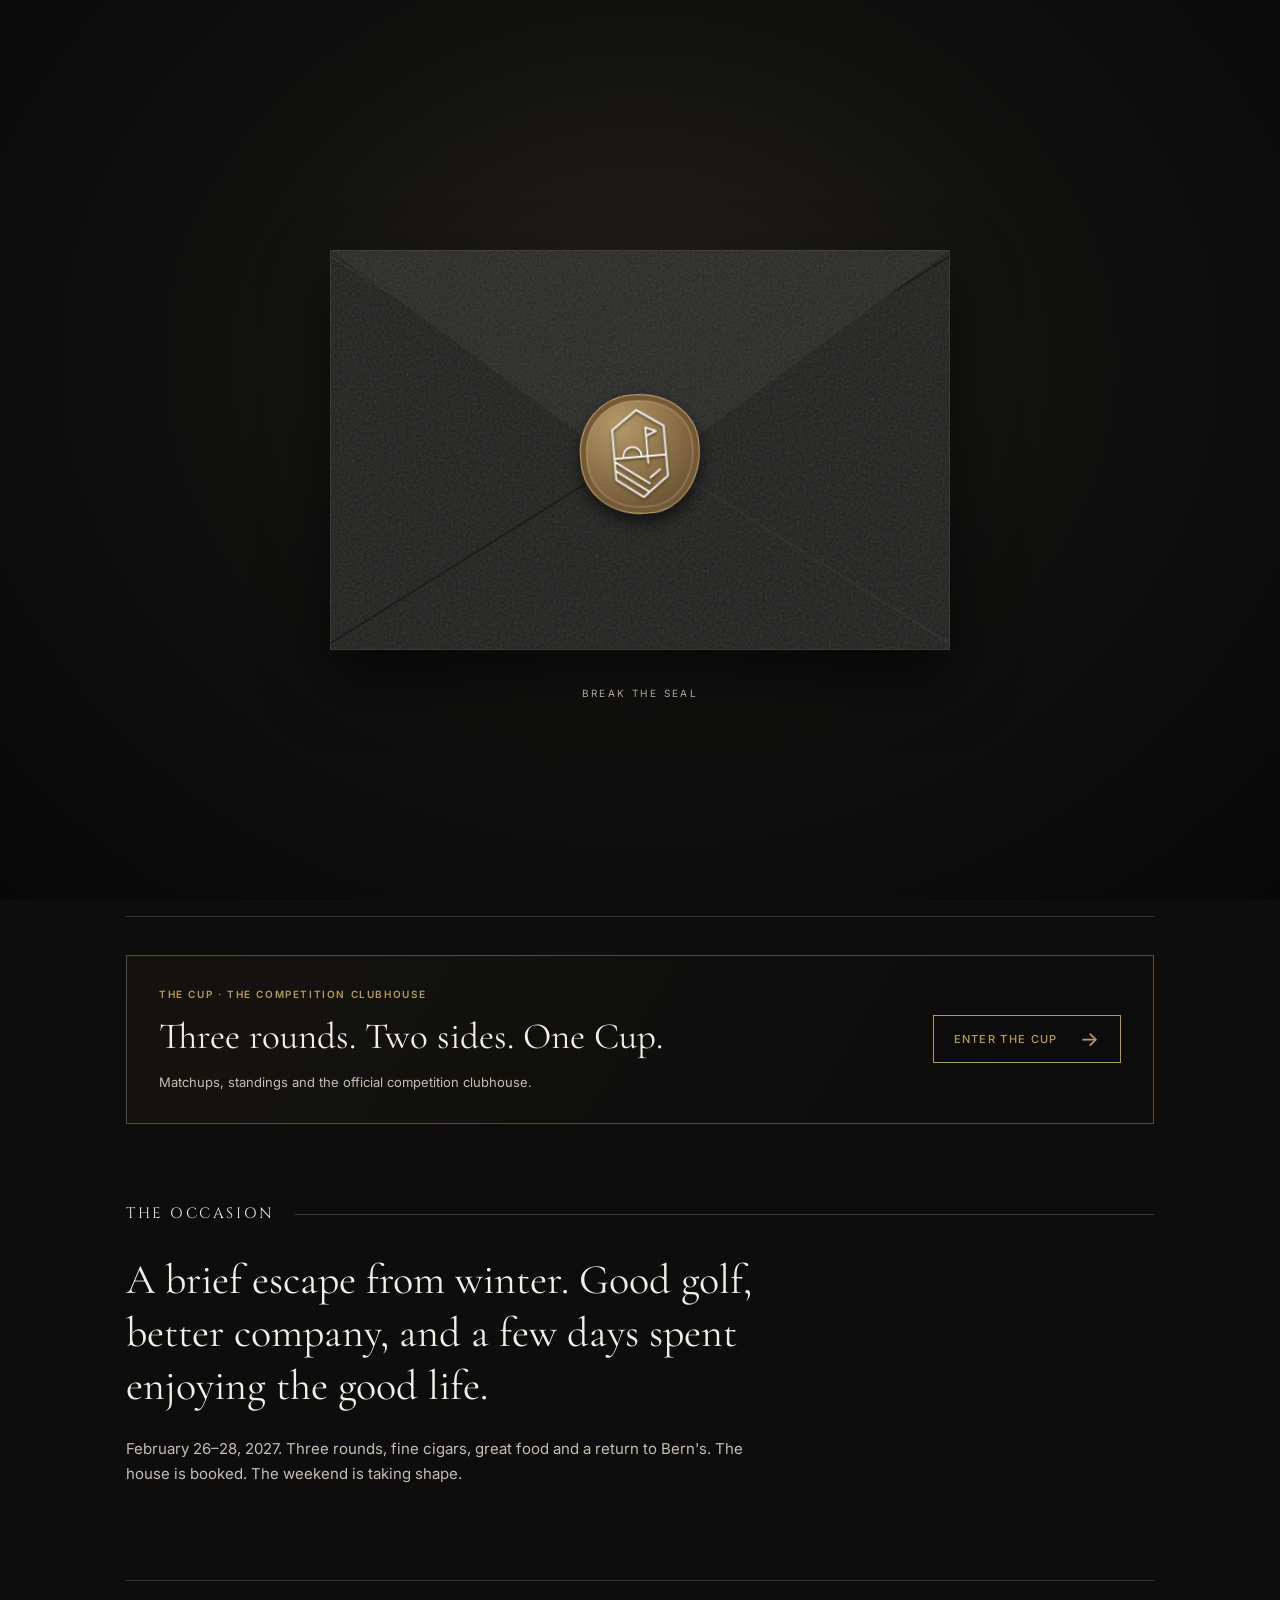
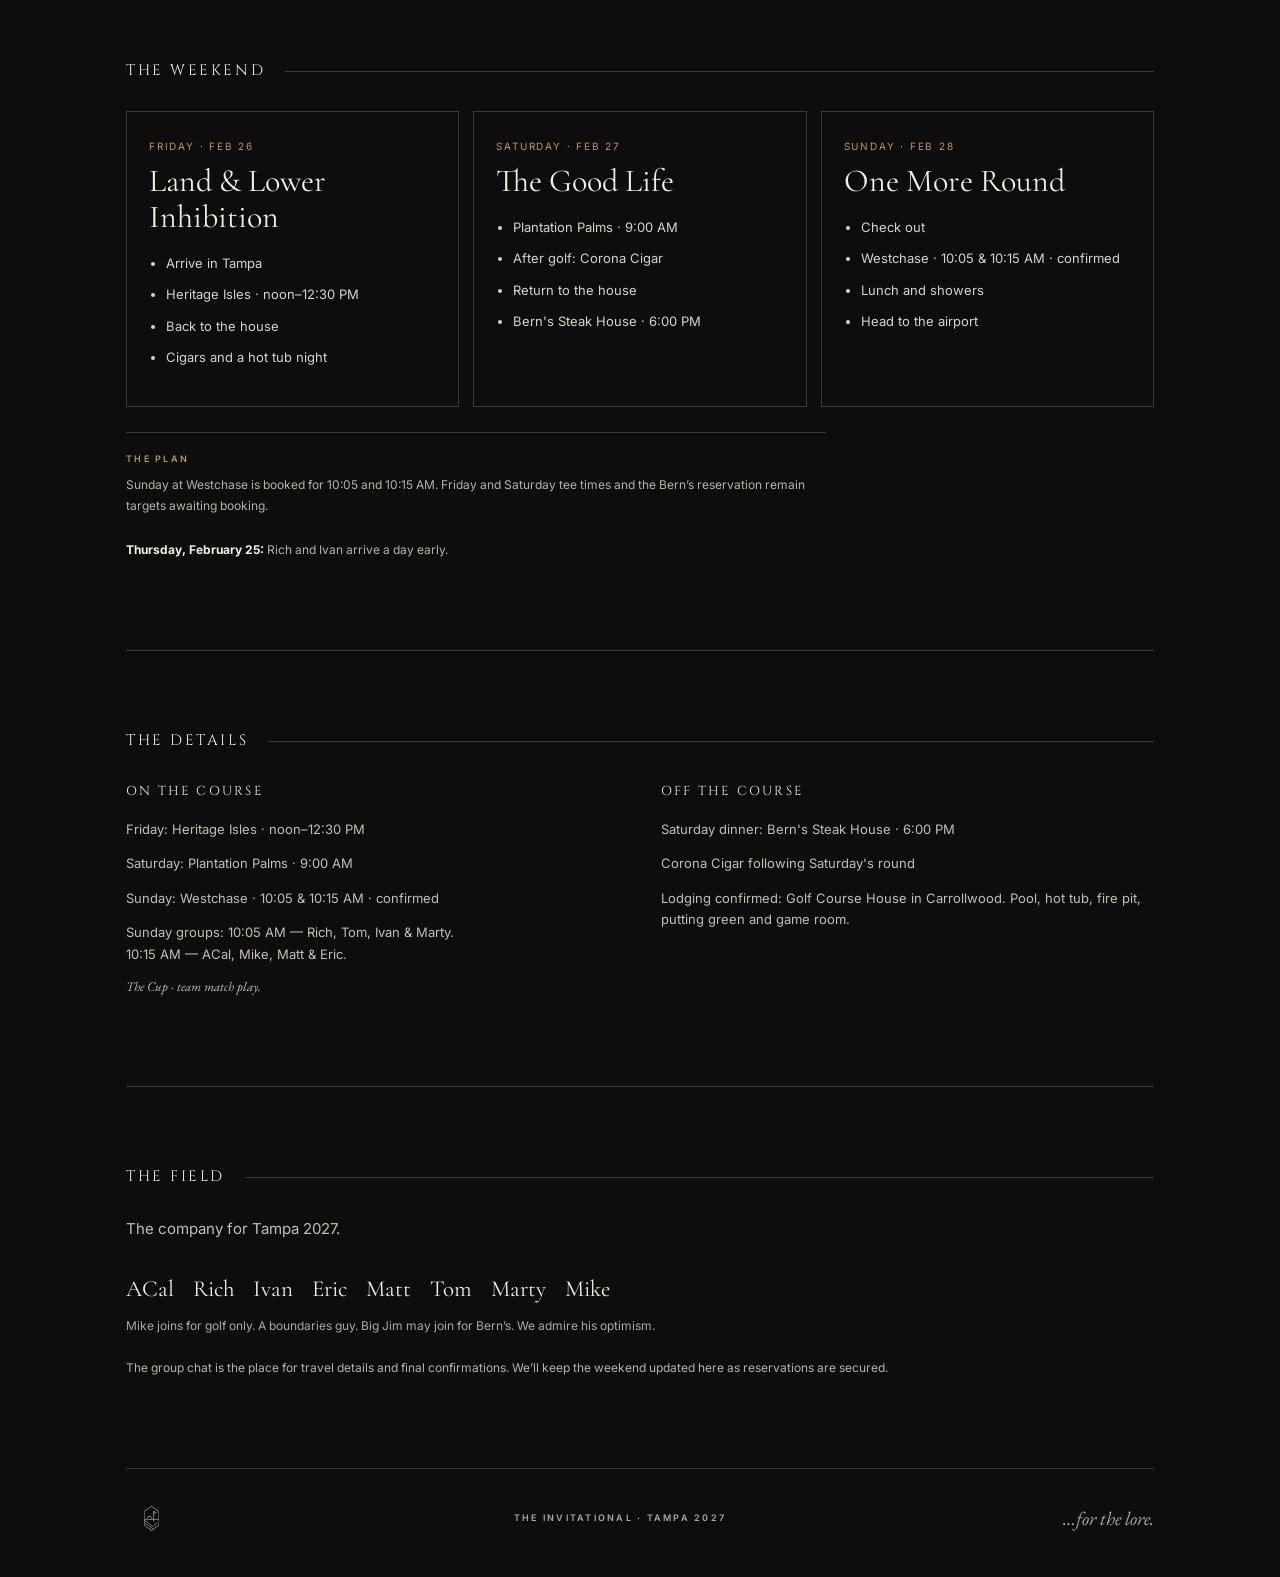
<file: index.html>
<!DOCTYPE html>
<html lang="en"><head><meta charset="utf-8"/><meta content="width=device-width, initial-scale=1" name="viewport"/><meta content="#0D0D0D" name="theme-color"/><title>The Invitational · Tampa 2027</title><link href="styles.css" rel="stylesheet"/><meta name="description" content="Three rounds. A return to Bern’s. Another chapter awaits. Tampa · February 26–28, 2027."><meta property="og:title" content="The Invitational · Tampa 2027"><meta property="og:description" content="Three rounds. A return to Bern’s. Another chapter awaits."><meta property="og:type" content="website"><meta property="og:url" content="https://theinvitational.vip/"><link rel="apple-touch-icon" sizes="180x180" href="/apple-touch-icon.png"><link rel="icon" type="image/png" sizes="192x192" href="/icon-192.png"><link rel="manifest" href="/site.webmanifest"><meta name="apple-mobile-web-app-title" content="The Invitational"></head><body><section class="intro envelope-intro" id="intro" aria-label="Your invitation">
<div class="envelope-scene">
<div class="envelope" id="envelope"><div class="envelope-back"></div><div class="envelope-flap"></div><div class="envelope-front"></div>
<button class="wax-seal" id="open-envelope" aria-label="Open your invitation" aria-expanded="false" aria-controls="invitation-card"><img src="assets/master-logo-f195ab221714.png" alt="For the Lore Master Logo"/></button></div>
<p class="envelope-hint" id="envelope-hint">Break the seal</p>
<article class="invitation-card" id="invitation-card" tabindex="-1" inert>
<p class="card-salutation" id="card-salutation">Gentlemen,</p>
<p class="card-message">Three rounds. A return to Bern’s.<br/>A few days away with the boys.</p>
<h1>THE INVITATIONAL</h1><p class="card-dates">Tampa · February 26–28, 2027</p>
<p class="card-lore">Another chapter awaits.</p>
<a class="card-explore" href="#invitation">Explore the Weekend <span aria-hidden="true">↗</span></a>
</article></div><noscript><p class="envelope-noscript">Three rounds. A return to Bern’s. A few days away with the boys.<br/><a href="#invitation">Explore the Weekend →</a></p></noscript></section><div aria-hidden="true" id="invitation"></div><section id="invitation-page" aria-label="The Weekend"><div class="shell"><header class="topbar"><a class="brand" href="#invitation"><img alt="" src="assets/master-logo-f195ab221714.png"/><span>For the Lore</span></a><nav aria-label="Main navigation" class="nav"><a aria-current="page" href="#invitation">The Weekend</a><a href="#chronicle">Chronicle</a><a class="cup-nav-link" href="https://cup.theinvitational.vip">The Cup <span aria-hidden="true">↗</span></a></nav></header><main><section class="hero"><img alt="For the Lore Master Logo" class="hero-logo" src="assets/master-logo-f195ab221714.png"/><span class="kicker gold">A few days away</span><h1 class="cinzel">THE INVITATIONAL</h1><p class="place cinzel">TAMPA · 2027</p><p class="whisper">…for the lore.</p><p class="scrollhint">February 26–28 · Scroll to explore ↓</p></section><div class="line"></div>

<section class="cup-entry" aria-labelledby="cup-entry-title">
 <div class="cup-entry-copy"><p class="kicker gold">THE CUP · THE COMPETITION CLUBHOUSE</p><h2 id="cup-entry-title">Three rounds. Two sides. One Cup.</h2><p>Matchups, standings and the official competition clubhouse.</p></div>
 <a class="cup-entry-button" href="https://cup.theinvitational.vip">ENTER THE CUP <span aria-hidden="true">→</span></a>
</section>
<section class="section"><div class="section-head"><h2>THE OCCASION</h2></div><p class="lead">A brief escape from winter. Good golf, better company, and a few days spent enjoying the good life.</p><p class="sublead">February 26–28, 2027. Three rounds, fine cigars, great food and a return to Bern's. The house is booked. The weekend is taking shape.</p></section><div class="line"></div>
<section class="section" id="weekend"><div class="section-head"><h2>THE WEEKEND</h2></div><div class="days"><article class="day"><div class="date">FRIDAY · FEB 26</div><h3>Land &amp; Lower Inhibition</h3><ul><li>Arrive in Tampa</li><li>Heritage Isles · noon–12:30 PM</li><li>Back to the house</li><li>Cigars and a hot tub night</li></ul></article><article class="day"><div class="date">SATURDAY · FEB 27</div><h3>The Good Life</h3><ul><li>Plantation Palms · 9:00 AM</li><li>After golf: Corona Cigar</li><li>Return to the house</li><li>Bern's Steak House · 6:00 PM</li></ul></article><article class="day"><div class="date">SUNDAY · FEB 28</div><h3>One More Round</h3><ul><li>Check out</li><li>Westchase · 10:05 &amp; 10:15 AM · confirmed</li><li>Lunch and showers</li><li>Head to the airport</li></ul></article></div><p class="booking-note"><span class="kicker gold">The plan</span>Sunday at Westchase is booked for 10:05 and 10:15 AM. Friday and Saturday tee times and the Bern’s reservation remain targets awaiting booking.</p><p class="note"><strong>Thursday, February 25:</strong> Rich and Ivan arrive a day early.</p></section><div class="line"></div>
<section class="section"><div class="section-head"><h2>THE DETAILS</h2></div><div class="overview"><div><h3>ON THE COURSE</h3><p>Friday: Heritage Isles · noon–12:30 PM</p><p>Saturday: Plantation Palms · 9:00 AM</p><p>Sunday: Westchase · 10:05 &amp; 10:15 AM · confirmed</p><p>Sunday groups: 10:05 AM — Rich, Tom, Ivan &amp; Marty.<br/>10:15 AM — ACal, Mike, Matt &amp; Eric.</p><p class="micro">The Cup · team match play.</p></div><div><h3>OFF THE COURSE</h3><p>Saturday dinner: Bern's Steak House · 6:00 PM</p><p>Corona Cigar following Saturday's round</p><p>Lodging confirmed: Golf Course House in Carrollwood. Pool, hot tub, fire pit, putting green and game room.</p></div></div></section><div class="line"></div>
<section class="section"><div class="section-head"><h2>THE FIELD</h2></div><p class="sublead">The company for Tampa 2027.</p><div class="field"><span>ACal</span><span>Rich</span><span>Ivan</span><span>Eric</span><span>Matt</span><span>Tom</span><span>Marty</span><span>Mike</span><div class="aside">Mike joins for golf only. A boundaries guy. Big Jim may join for Bern’s. We admire his optimism.</div></div><p class="note">The group chat is the place for travel details and final confirmations. We’ll keep the weekend updated here as reservations are secured.</p></section></main><footer class="footer"><button class="back-nine-seal" type="button" aria-label="For the Lore · tap five times for a little extra"><img src="assets/master-logo-f195ab221714.png" alt=""/></button><span class="secret-status" role="status" aria-live="polite"></span><span class="kicker">THE INVITATIONAL · TAMPA 2027</span><span class="whisper">…for the lore.</span></footer></div></section><div aria-hidden="true" id="chronicle"></div><section aria-label="The Chronicle" class="chronicle chronicle-v2" id="chronicle-page">
<div class="shell">
<header class="topbar"><a class="brand" href="#invitation"><img alt="" src="assets/master-logo-f195ab221714.png"/><span>For the Lore</span></a><nav aria-label="Main navigation" class="nav"><a href="#invitation">The Weekend</a><a aria-current="page" href="#chronicle">Chronicle</a><a class="cup-nav-link" href="https://cup.theinvitational.vip">The Cup <span aria-hidden="true">↗</span></a></nav></header>
<main class="chronicle-main">
<header class="chronicle-heading">
<img alt="For the Lore Master Logo" class="chronicle-master" src="assets/master-logo-f195ab221714.png"/>
<h1>The Chronicle</h1>
</header>
<div aria-hidden="true" class="chronicle-rule"><span></span></div>
<div aria-label="Completed golf trips" class="chronicle-timeline">
<article class="chronicle-entry">
<div class="chronicle-datum"><span class="chronicle-year">2026</span><span class="chronicle-city">Tampa</span></div>
<div class="chronicle-details"><div><h2>Courses played</h2><p>Cabot Citrus Farms · Karoo<br/>Lexington Oaks<br/>TPC Tampa Bay</p></div><div><h2>Attendees</h2><p>ACal · Rich · Matt · Tom · Eric · <span class="chronicle-new">Ivan</span><span class="chronicle-guest"> · Mike · Big Jim</span></p></div></div>
</article>
<article class="chronicle-entry">
<div class="chronicle-datum"><span class="chronicle-year">2025</span><span class="chronicle-city">Tampa</span></div>
<div class="chronicle-details"><div><h2>Courses played</h2><p>Dunedin Country Club<br/>Cabot Citrus Farms · Karoo<br/>Fox Hollow Golf Club</p></div><div><h2>Attendees</h2><p>ACal · Rich · Matt · Tom · Eric · Mike · <span class="chronicle-new">Marty Bro</span></p></div></div>
</article>
<article class="chronicle-entry">
<div class="chronicle-datum"><span class="chronicle-year">2024</span><span class="chronicle-city">Tampa</span><span class="chronicle-inaugural">The Inaugural Trip</span></div>
<div class="chronicle-details"><div><h2>Courses played</h2><p>Fox Hollow Golf Club<br/>The Eagles · Lakes<br/>TPC Tampa Bay</p></div><div><h2>Attendees</h2><p><span class="chronicle-new">ACal · Rich · Matt · Tom · Eric · Mike</span></p></div></div>
</article>
</div>
</main>
<footer class="footer"><button class="back-nine-seal" type="button" aria-label="For the Lore · tap five times for a little extra"><img src="assets/master-logo-f195ab221714.png" alt=""/></button><span class="secret-status" role="status" aria-live="polite"></span><span class="kicker">THE CHRONICLE</span></footer>
</div></section><script defer="True" src="main.js"></script></body></html>
</file>
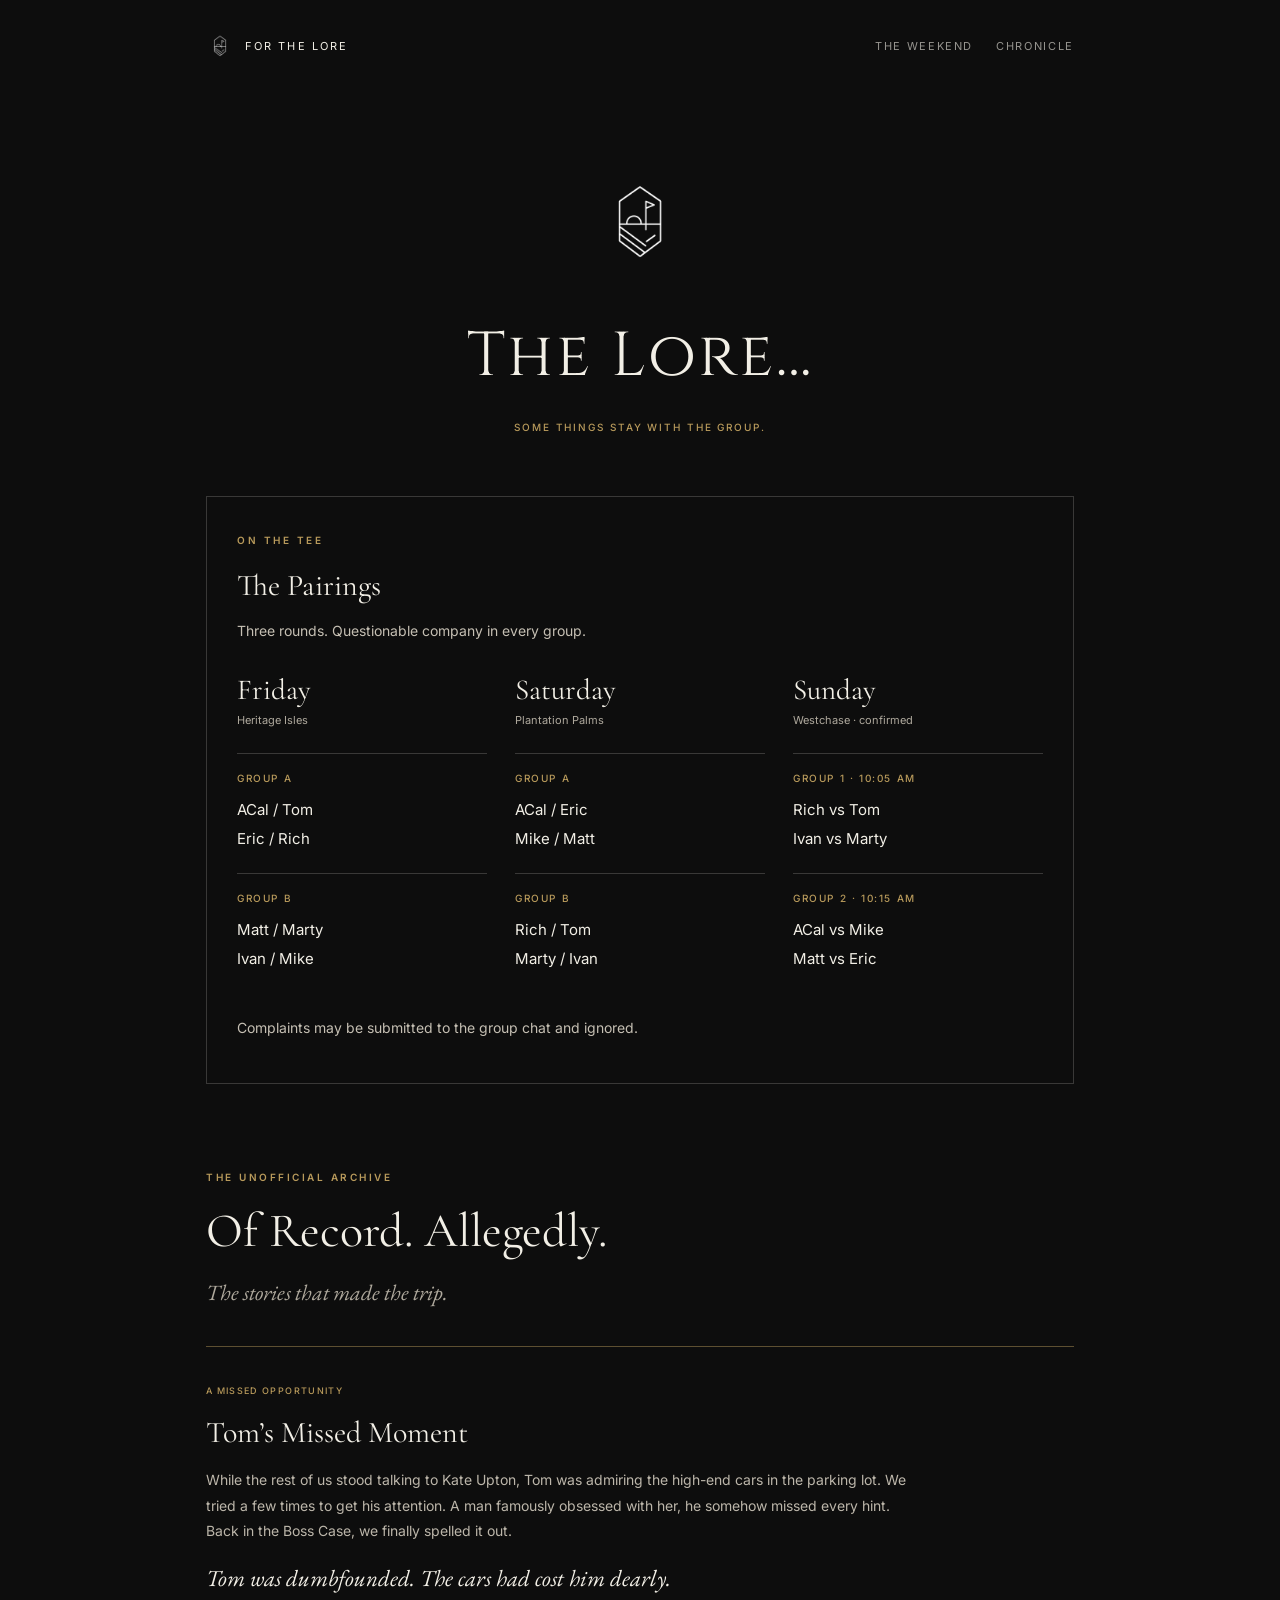
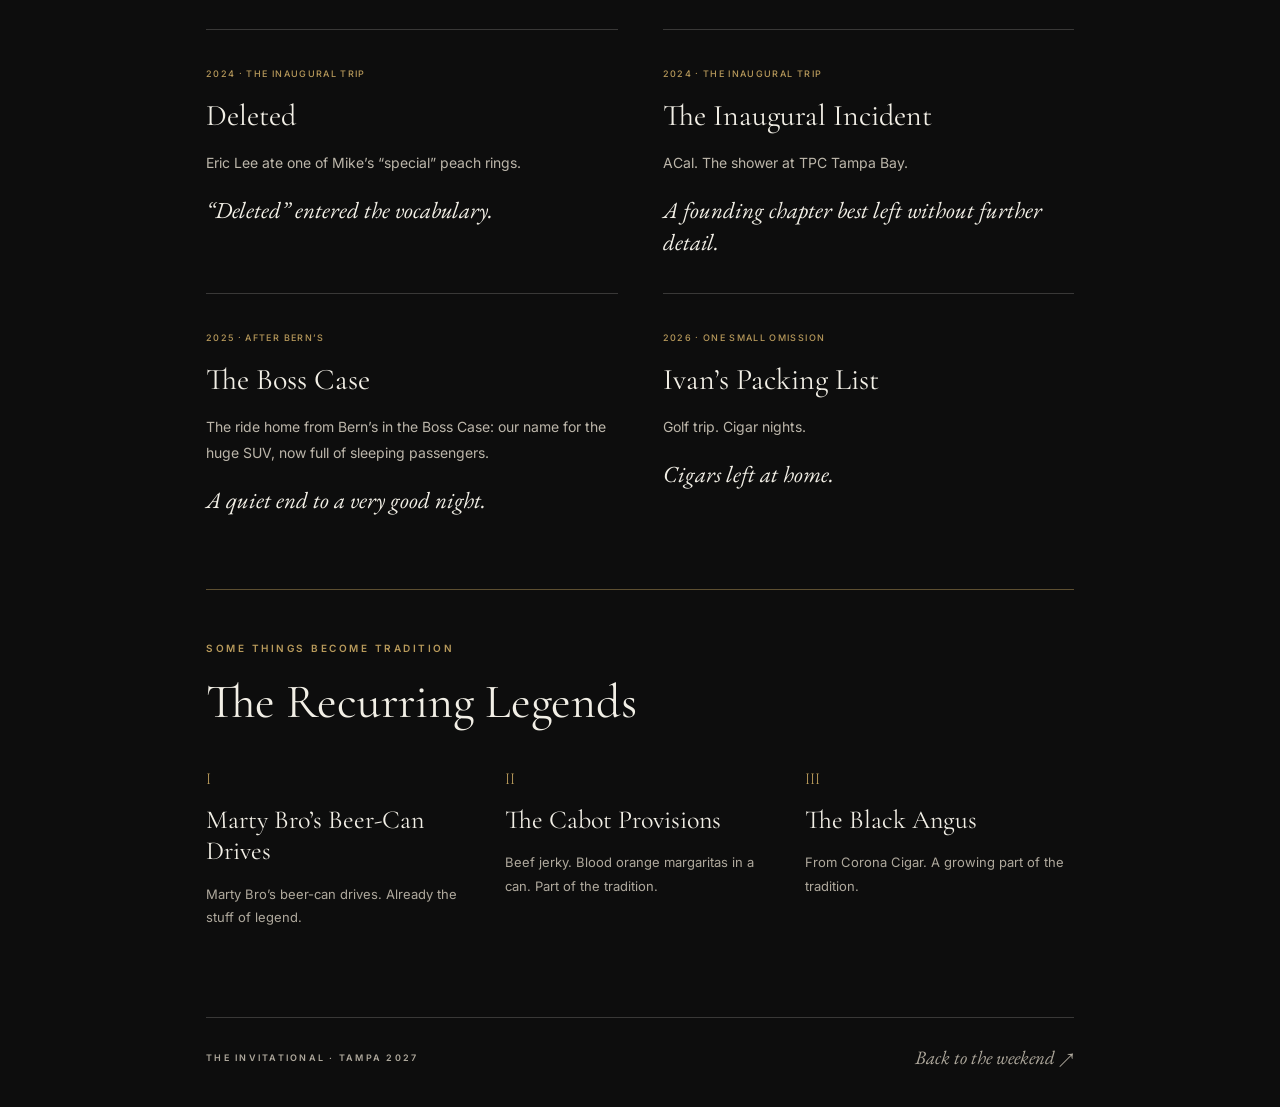
<file: 19th-hole.html>
<!DOCTYPE html>
<html lang="en"><head><meta charset="utf-8"><meta name="viewport" content="width=device-width,initial-scale=1"><meta name="robots" content="noindex,nofollow"><meta name="theme-color" content="#0D0D0D"><title>The Lore… · The Invitational</title><link rel="stylesheet" href="styles.css"></head>
<body><div class="back-nine-shell"><header class="topbar"><a class="brand" href="index.html#invitation"><img src="assets/master-logo-f195ab221714.png" alt=""><span>For the Lore</span></a><nav class="nav" aria-label="Main navigation"><a href="index.html#invitation">The Weekend</a><a href="index.html#chronicle">Chronicle</a></nav></header>
<main><header class="back-nine-hero"><img src="assets/master-logo-f195ab221714.png" alt="For the Lore Master Logo"><h1 class="nineteenth-title">The Lore…</h1><p class="nineteenth-tagline">Some things stay with the group.</p></header>
<div class="back-nine-grid lore-layout"><section class="back-nine-panel"><span class="kicker gold">On the tee</span><h2>The Pairings</h2><p>Three rounds. Questionable company in every group.</p><div class="pairing-rounds"><section class="pairing-round" aria-label="Friday pairings"><h3>Friday</h3><p class="pairing-course">Heritage Isles</p><div class="pairing-group"><h4>Group A</h4><p>ACal / Tom<br>Eric / Rich</p></div><div class="pairing-group"><h4>Group B</h4><p>Matt / Marty<br>Ivan / Mike</p></div></section><section class="pairing-round" aria-label="Saturday pairings"><h3>Saturday</h3><p class="pairing-course">Plantation Palms</p><div class="pairing-group"><h4>Group A</h4><p>ACal / Eric<br>Mike / Matt</p></div><div class="pairing-group"><h4>Group B</h4><p>Rich / Tom<br>Marty / Ivan</p></div></section><section class="pairing-round" aria-label="Sunday pairings"><h3>Sunday</h3><p class="pairing-course">Westchase · confirmed</p><div class="pairing-group"><h4>Group 1 · 10:05 AM</h4><p>Rich vs Tom<br>Ivan vs Marty</p></div><div class="pairing-group"><h4>Group 2 · 10:15 AM</h4><p>ACal vs Mike<br>Matt vs Eric</p></div></section></div><p class="note">Complaints may be submitted to the group chat and ignored.</p></section>
</div>
<section class="lore-archive" aria-labelledby="lore-heading"><header class="lore-heading"><span class="kicker gold">The unofficial archive</span><h2 id="lore-heading">Of Record. Allegedly.</h2><p class="whisper">The stories that made the trip.</p></header>
<div class="lore-stories">
<article class="lore-story lore-feature"><span class="lore-label">A missed opportunity</span><h3>Tom’s Missed Moment</h3><p>While the rest of us stood talking to Kate Upton, Tom was admiring the high-end cars in the parking lot. We tried a few times to get his attention. A man famously obsessed with her, he somehow missed every hint. Back in the Boss Case, we finally spelled it out.</p><p class="lore-punchline">Tom was dumbfounded. The cars had cost him dearly.</p></article>
<article class="lore-story"><span class="lore-label">2024 · The inaugural trip</span><h3>Deleted</h3><p>Eric Lee ate one of Mike’s “special” peach rings.</p><p class="lore-punchline">“Deleted” entered the vocabulary.</p></article>
<article class="lore-story"><span class="lore-label">2024 · The inaugural trip</span><h3>The Inaugural Incident</h3><p>ACal. The shower at TPC Tampa Bay.</p><p class="lore-punchline">A founding chapter best left without further detail.</p></article>
<article class="lore-story"><span class="lore-label">2025 · After Bern’s</span><h3>The Boss Case</h3><p>The ride home from Bern’s in the Boss Case: our name for the huge SUV, now full of sleeping passengers.</p><p class="lore-punchline">A quiet end to a very good night.</p></article>
<article class="lore-story"><span class="lore-label">2026 · One small omission</span><h3>Ivan’s Packing List</h3><p>Golf trip. Cigar nights.</p><p class="lore-punchline">Cigars left at home.</p></article>
</div></section>
<section class="lore-traditions" aria-labelledby="legends-heading"><header class="lore-heading"><span class="kicker gold">Some things become tradition</span><h2 id="legends-heading">The Recurring Legends</h2></header><div class="legend-grid">
<article><span class="legend-number">I</span><h3>Marty Bro’s Beer-Can Drives</h3><p>Marty Bro’s beer-can drives. Already the stuff of legend.</p></article>
<article><span class="legend-number">II</span><h3>The Cabot Provisions</h3><p>Beef jerky. Blood orange margaritas in a can. Part of the tradition.</p></article>
<article><span class="legend-number">III</span><h3>The Black Angus</h3><p>From Corona Cigar. A growing part of the tradition.</p></article>
</div></section></main>
<footer class="footer"><span class="kicker">THE INVITATIONAL · TAMPA 2027</span><a class="whisper" href="index.html#invitation">Back to the weekend ↗</a></footer></div></body></html>
</file>
<file: styles.css>
@import url('https://fonts.googleapis.com/css2?family=Cinzel:wght@400;500;600&family=Cormorant+Garamond:wght@400;500;600&family=EB+Garamond:ital@0;1&family=Inter:wght@400;500;600&display=swap');
:root{--onyx:#0D0D0D;--ivory:#F2EFE6;--brass:#B89A5B;--muted:#AFA99D;--hairline:rgba(242,239,230,.19)}*{box-sizing:border-box}html{scroll-behavior:smooth}body{margin:0;background:var(--onyx);color:var(--ivory);font:400 15px/1.65 Inter,Arial,sans-serif}button,a{font:inherit}a{color:inherit;text-decoration:none}button{cursor:pointer}a:focus-visible,button:focus-visible{outline:2px solid var(--brass);outline-offset:5px}.serif{font-family:'Cormorant Garamond',Georgia,serif}.cinzel{font-family:Cinzel,Georgia,serif}.whisper{font-family:'EB Garamond',Georgia,serif;font-style:italic}.kicker{text-transform:uppercase;letter-spacing:.25em;font-size:10px;font-weight:600}.gold{color:var(--brass)}.shell{max-width:1080px;margin:auto;padding:0 26px}.topbar{display:flex;justify-content:space-between;align-items:center;padding:24px 0;gap:14px}.brand{display:flex;align-items:center;gap:11px;font-size:11px;letter-spacing:.19em;text-transform:uppercase}.brand img{width:28px;height:28px;object-fit:contain}.nav{display:flex;gap:23px;font-size:11px;text-transform:uppercase;letter-spacing:.15em}.nav a{opacity:.6}.nav a[aria-current=page],.nav a:hover{opacity:1}.hero{min-height:calc(100svh - 76px);display:flex;flex-direction:column;align-items:center;justify-content:center;text-align:center;padding:54px 0 85px;position:relative}.hero::before{content:'';position:absolute;inset:0;pointer-events:none;background:radial-gradient(ellipse at 50% 42%,rgba(191,154,91,.075),transparent 49%)}.hero>*{z-index:1}.hero-logo{width:clamp(125px,22vw,192px);height:auto;filter:drop-shadow(0 10px 40px rgba(255,255,255,.04));margin-bottom:26px}.hero h1{font-size:clamp(30px,5.6vw,68px);font-weight:400;letter-spacing:.11em;line-height:1.25;margin:12px 0 6px}.hero .place{font-size:clamp(15px,2vw,19px);letter-spacing:.37em;margin:9px 0 32px}.hero .whisper{font-size:26px;color:var(--ivory);opacity:.8}.scrollhint{position:absolute;bottom:30px;left:50%;transform:translateX(-50%);font-size:10px;letter-spacing:.22em;color:var(--muted);text-transform:uppercase}.line{height:1px;background:var(--hairline)}.section{padding:78px 0}.section-head{display:flex;align-items:center;gap:20px;margin-bottom:27px}.section-head h2{font-family:Cinzel,Georgia,serif;font-size:15px;font-weight:400;letter-spacing:.17em;margin:0;white-space:nowrap}.section-head:after{content:'';height:1px;background:var(--hairline);flex:1}.lead{font:400 clamp(28px,4vw,42px)/1.26 'Cormorant Garamond',Georgia,serif;max-width:720px;margin:0 0 25px}.sublead{color:#C5BFB3;max-width:640px}.days{display:grid;grid-template-columns:repeat(3,1fr);gap:14px}.day{border:1px solid var(--hairline);padding:26px 22px 27px;min-height:285px}.day .date{font-size:10px;letter-spacing:.18em;color:var(--brass)}.day h3{font:400 32px/1.12 'Cormorant Garamond',Georgia,serif;margin:9px 0 18px}.day ul{margin:0;padding-left:17px;color:#D8D3C9;font-size:13px}.day li{margin:10px 0}.note{font-size:12px;color:#B8B1A6;margin-top:23px}.note strong{color:var(--ivory)}.overview{display:grid;grid-template-columns:1fr 1fr;gap:42px}.overview h3{font-family:Cinzel,Georgia,serif;font-size:13px;letter-spacing:.17em;font-weight:400;margin:0 0 17px}.overview p{margin:0 0 13px;color:#C4BEB3;font-size:13px}.options{display:grid;grid-template-columns:repeat(3,1fr);gap:10px}.option{border-top:1px solid rgba(184,154,91,.55);padding:15px 0}.option b{font-size:12px;color:var(--ivory);font-weight:500}.option span{display:block;color:var(--muted);font-size:12px}.micro{font:italic 22px 'EB Garamond',Georgia,serif;color:var(--ivory)}.field{padding:18px 0 0;display:flex;flex-wrap:wrap;gap:8px 19px}.field span{font:400 23px 'Cormorant Garamond',Georgia,serif}.field .aside{width:100%;font-size:12px;color:var(--muted);margin-top:5px}.footer{display:flex;justify-content:space-between;align-items:center;border-top:1px solid var(--hairline);padding:24px 0 33px;color:var(--muted);gap:12px}.footer .whisper{font-size:19px}.footer .kicker{font-size:9px}.intro{position:fixed;inset:0;background:#080808;z-index:20;display:flex;align-items:center;justify-content:center;text-align:center;transition:opacity .75s ease,visibility .75s ease}.intro.hide{opacity:0;visibility:hidden;pointer-events:none}.intro-content{padding:25px}.intro .trigger{background:none;color:var(--ivory);border:1px solid rgba(242,239,230,.35);padding:15px 24px;letter-spacing:.19em;text-transform:uppercase;font-size:11px;margin-top:32px}.intro .trigger:hover{border-color:var(--brass);color:var(--brass)}.intro-logo{width:115px;height:115px;opacity:.88}.intro-caption{font-size:11px;letter-spacing:.24em;color:#B5AFA4;margin-top:10px}.intro .whisper{font-size:22px}.intro.revealing .intro-logo{animation:logoShow 1.35s ease both}.intro.revealing .intro-caption{opacity:0}.intro.revealing .trigger{opacity:0;pointer-events:none}@keyframes logoShow{0%{opacity:0;transform:scale(.85)}100%{opacity:1;transform:scale(1)}}.chronicle{background:var(--ivory);color:var(--onyx)}.chronicle .nav a{color:var(--onyx)}.chronicle .topbar{border-bottom:1px solid #D5D0C5}.chronicle .section-head:after{background:#CEC7BA}.chronicle .footer{border-color:#D5D0C5;color:#6C685F}.chronicle-hero{text-align:center;padding:75px 0 65px}.chronicle-hero img{width:106px;height:106px}.chronicle-hero h1{font:400 clamp(44px,6vw,68px) 'Cormorant Garamond',Georgia,serif;margin:13px 0 4px}.chronicle-hero p{color:#706B62;font:italic 22px 'EB Garamond',Georgia,serif}.timeline{border-top:1px solid #B9A98F;display:grid;grid-template-columns:repeat(3,minmax(0,1fr));gap:34px;padding-top:34px;margin-bottom:110px}.entry{position:relative;padding-left:4px}.entry:before{content:'';position:absolute;width:1px;background:#B9A98F;height:34px;top:-34px;left:10px}.year{font:400 30px Cinzel,Georgia,serif;letter-spacing:.09em}.city{font:italic 31px 'Cormorant Garamond',Georgia,serif;margin:4px 0 22px}.entry h3{font-size:9px;letter-spacing:.19em;color:#7C756A;font-weight:600;text-transform:uppercase;margin:25px 0 8px}.entry p{font-size:13px;line-height:1.9;margin:0}.entry .attendees{display:flex;flex-wrap:wrap;column-gap:9px}.first{color:#95753C}.legend{color:#786E5D;font-size:11px;margin-bottom:65px}.placeholder{color:#958F84;font-style:italic}.chronicle .brand{color:var(--onyx)}@media(max-width:650px){.shell{padding:0 21px}.topbar{padding:19px 0}.brand span{display:none}.nav{gap:17px;font-size:10px}.hero{min-height:calc(100svh - 65px);padding:40px 0 80px}.hero-logo{width:155px}.hero h1{font-size:clamp(27px,7.2vw,39px);letter-spacing:.075em}.hero .place{font-size:12px;letter-spacing:.25em}.hero .whisper{font-size:22px}.section{padding:53px 0}.days{grid-template-columns:1fr}.day{min-height:0;padding:24px}.day h3{font-size:34px}.overview{grid-template-columns:1fr;gap:30px}.options{grid-template-columns:1fr}.option{padding:11px 0}.chronicle-hero{padding:61px 0 60px}.chronicle-hero img{width:92px;height:92px}.timeline{display:block;border-top:0;border-left:1px solid #B9A98F;margin-left:9px;padding:0 0 0 25px;margin-bottom:65px}.entry{padding:0 0 53px 0}.entry:before{width:11px;height:11px;border-radius:50%;border:1px solid #B89A5B;background:var(--ivory);top:9px;left:-31px}.entry h3{margin:20px 0 6px}.entry .attendees{max-width:310px}.footer{flex-wrap:wrap}.section-head h2{font-size:12px}}@media(prefers-reduced-motion:reduce){*,*:before,*:after{scroll-behavior:auto!important;animation:none!important;transition:none!important}}

/* Self-contained, script-free navigation and reveal fallback */
#invitation-page, #chronicle-page {display:none}
#invitation-page {display:block}
body:has(#chronicle:target) {background:var(--ivory);color:var(--onyx)}
body:has(#chronicle:target) #invitation-page {display:none}
body:has(#chronicle:target) #chronicle-page {display:block}
body:not(:has(#chronicle:target)) #chronicle-page {display:none}
body:has(#invitation:target) .intro, body:has(#chronicle:target) .intro {opacity:0; visibility:hidden;pointer-events:none}
.intro .trigger {display:inline-block; border-radius:0}
#chronicle-page .topbar {border-bottom:1px solid #D5D0C5}
#chronicle-page .section-head:after {background:#CEC7BA}
#chronicle-page .footer {border-color:#D5D0C5;color:#6C685F}
#chronicle-page .nav a, #chronicle-page .brand {color:var(--onyx)}
#chronicle-page .nav a {opacity:.6}
#chronicle-page .nav a[href='#chronicle'] {opacity:1}
#invitation-page .nav a[href='#invitation'] {opacity:1}
body:has(#chronicle:target) .intro {display:none}

/* Chronicle V2: scoped changes, approved Invitation untouched. */
body:has(#chronicle:target){background:#0D0D0D;color:#F2EFE6}
.chronicle-v2{background:#0D0D0D;color:#F2EFE6;min-height:100vh}
.chronicle-v2 .topbar{border-bottom:1px solid rgba(242,239,230,.14)!important}
.chronicle-v2 .brand,.chronicle-v2 .nav a{color:#F2EFE6!important}
.chronicle-v2 .nav a[href="#chronicle"]{opacity:1}
.chronicle-v2 .footer{border-color:rgba(242,239,230,.17)!important;color:#AFA99D!important}
.chronicle-main{max-width:900px;margin:0 auto}
.chronicle-heading{text-align:center;padding:clamp(65px,11vw,124px) 0 62px}
.chronicle-master{display:block;width:clamp(95px,15vw,133px);height:auto;max-height:140px;object-fit:contain;margin:0 auto 33px}
.chronicle-heading h1{font-family:'Cormorant Garamond',Georgia,serif;font-size:clamp(52px,8vw,91px);line-height:1.05;font-weight:400;letter-spacing:-.028em;margin:0;color:#F2EFE6}
.chronicle-whisper{font:italic 23px/1.3 'EB Garamond',Georgia,serif;color:#BEB9AF;margin:17px 0 0;letter-spacing:.005em}
.chronicle-rule{height:1px;background:linear-gradient(to right,transparent 0%,rgba(184,154,91,.7) 12%,rgba(184,154,91,.7) 44%,transparent 44%,transparent 56%,rgba(184,154,91,.7) 56%,rgba(184,154,91,.7) 88%,transparent 100%);max-width:640px;margin:0 auto 58px;position:relative}
.chronicle-rule span{position:absolute;left:50%;top:50%;transform:translate(-50%,-50%);width:7px;height:7px;background:#B89A5B;rotate:45deg}
.chronicle-timeline{border-left:1px solid rgba(184,154,91,.77);margin:0 0 0 76px;padding:0 0 0 53px}
.chronicle-entry{position:relative;display:grid;grid-template-columns:minmax(190px, .7fr) minmax(220px,1fr);gap:28px 50px;padding:0 0 64px;margin-bottom:49px;border-bottom:1px solid rgba(242,239,230,.14)}
.chronicle-entry:last-child{margin-bottom:0;border-bottom:0;padding-bottom:35px}
.chronicle-entry::before{content:'';position:absolute;top:17px;left:-60px;width:11px;height:11px;border-radius:50%;background:#B89A5B;border:2px solid #0D0D0D;outline:1px solid #B89A5B}
.chronicle-datum{display:flex;flex-direction:column;align-items:start;gap:4px}
.chronicle-year{font:400 clamp(52px,6.8vw,84px)/1.04 'Cormorant Garamond',Georgia,serif;letter-spacing:-.015em;color:#F2EFE6}
.chronicle-city{font:400 17px/1.4 Cinzel,Georgia,serif;letter-spacing:.2em;text-transform:uppercase;color:#F2EFE6}
.chronicle-details{display:flex;flex-direction:column;gap:26px;padding-top:10px}
.chronicle-details h2{font:500 10px/1.6 Inter,Arial,sans-serif;letter-spacing:.25em;text-transform:uppercase;color:#B89A5B;margin:0 0 7px}
.chronicle-details p{font:400 clamp(19px,2vw,23px)/1.38 'Cormorant Garamond',Georgia,serif;color:#F2EFE6;margin:0}
.chronicle-v2 .chronicle-guest{color:#A29C91;font-family:'EB Garamond',Georgia,serif;font-style:italic;font-weight:400;white-space:nowrap}
.chronicle-v2 .chronicle-unconfirmed{color:#A29C91;font-style:italic;font-family:'EB Garamond',Georgia,serif;font-size:18px;letter-spacing:0;text-transform:none}
.chronicle-footnote{max-width:730px;margin:35px 0 85px 129px;color:#AAA397;font:400 12px/1.7 Inter,Arial,sans-serif}
.brass-tick{display:inline-block;width:6px;height:6px;border-radius:50%;background:#B89A5B;margin-right:9px;vertical-align:middle}
@media (max-width:700px){
 .chronicle-heading{padding:76px 0 58px}.chronicle-master{width:101px;margin-bottom:30px}.chronicle-heading h1{font-size:clamp(54px,12vw,71px)}.chronicle-whisper{font-size:22px}
 .chronicle-rule{margin-bottom:56px}
 .chronicle-timeline{margin-left:12px;padding-left:29px}
 .chronicle-entry{display:block;padding-bottom:43px;margin-bottom:43px}
 .chronicle-entry::before{top:16px;left:-36px;width:10px;height:10px}
 .chronicle-year{font-size:clamp(62px,16vw,82px)}.chronicle-city{font-size:14px;letter-spacing:.21em;margin-top:3px}
 .chronicle-details{gap:24px;padding-top:33px}
 .chronicle-details h2{font-size:10px;margin-bottom:7px}.chronicle-details p{font-size:24px}
 .chronicle-footnote{margin:28px 0 75px 41px;max-width:310px}
}
@media(max-width:360px){.chronicle-heading h1{font-size:49px}.chronicle-timeline{margin-left:7px;padding-left:24px}.chronicle-entry::before{left:-31px}.chronicle-details p{font-size:22px}}

.chronicle-v2 .chronicle-new{color:#B89A5B}
.chronicle-v2 .chronicle-inaugural{color:#B89A5B;font:italic 400 19px/1.2 'EB Garamond',Georgia,serif;margin-top:5px}
/* Envelope and note card */
.envelope-intro{overflow-y:auto;perspective:1400px;background:radial-gradient(ellipse at 50% 40%,#24211c 0%,#10100f 48%,#080808 100%);padding:32px 20px;display:grid;place-items:center}
.envelope-scene{position:relative;width:min(100%,620px);min-height:540px;display:grid;place-items:center;isolation:isolate}
.envelope{position:absolute;width:100%;aspect-ratio:1.55;filter:drop-shadow(0 28px 32px #0009);transition:transform 1s ease,opacity .8s ease}
.envelope-back,.envelope-front,.envelope-flap{position:absolute;inset:0;background-color:#191918;background-image:url("data:image/svg+xml,%3Csvg viewBox='0 0 180 180' xmlns='http://www.w3.org/2000/svg'%3E%3Cfilter id='n'%3E%3CfeTurbulence type='fractalNoise' baseFrequency='.9' numOctaves='3' stitchTiles='stitch'/%3E%3C/filter%3E%3Crect width='100%25' height='100%25' opacity='.14' filter='url(%23n)'/%3E%3C/svg%3E");border:1px solid #ffffff12}
.envelope-back{border-radius:3px;background-color:#101010}
.envelope-front{clip-path:polygon(0 0,50% 54%,100% 0,100% 100%,0 100%);background-color:#20201e;z-index:2}
.envelope-front:after{content:'';position:absolute;inset:0;background:linear-gradient(32deg,transparent 49.8%,#ffffff0b 50%,transparent 50.3%),linear-gradient(-32deg,transparent 49.8%,#0006 50%,transparent 50.3%)}
.envelope-flap{clip-path:polygon(0 0,100% 0,50% 57%);z-index:3;transform-origin:top;transition:transform .85s ease .2s;backface-visibility:hidden;background-color:#292825}
.wax-seal{position:absolute;z-index:4;left:50%;top:51%;transform:translate(-50%,-50%) rotate(-5deg);width:clamp(88px,19vw,120px);aspect-ratio:1;border:1px solid #c3a16b;border-radius:46% 51% 45% 50% / 48% 44% 53% 46%;background:radial-gradient(circle at 35% 24%,#b39a69,#7e643e 60%,#503e27);box-shadow:inset 0 0 0 5px #735938,inset 0 0 0 7px #b59a6670,0 8px 16px #0009;display:grid;place-items:center;transition:transform .4s ease,opacity .4s ease;padding:17px}
.wax-seal img{display:block;width:100%;height:auto;mix-blend-mode:multiply}
.wax-seal:hover{transform:translate(-50%,-50%) rotate(-5deg) scale(1.045)}
.wax-seal:focus-visible{outline:2px solid var(--ivory);outline-offset:7px}
.envelope-hint{position:absolute;top:calc(50% + min(24vw,225px));font-size:10px;letter-spacing:.24em;text-transform:uppercase;color:#afa99d;transition:opacity .3s}
.invitation-card{position:relative;z-index:5;width:min(100%,470px);padding:48px 26px 40px;background:#eee8da;color:#26251f;box-shadow:0 24px 70px #0008,inset 0 0 0 9px #eee8da,inset 0 0 0 10px #b89a5b66;opacity:0;visibility:hidden;transform:translateY(65px) scale(.9);transition:opacity .8s ease .6s,transform 1s cubic-bezier(.2,.7,.2,1) .5s,visibility 0s .6s;outline:none;text-align:center}
.card-salutation{font:italic 25px 'EB Garamond',Georgia,serif;margin:0 0 28px}
.card-message{font:400 23px/1.45 'Cormorant Garamond',Georgia,serif;margin:0 0 32px}
.invitation-card h1{font:400 clamp(20px,5.4vw,29px)/1.4 Cinzel,Georgia,serif;letter-spacing:.09em;margin:0 0 12px}
.card-dates{font-size:10px;letter-spacing:.12em;text-transform:uppercase;margin:0}
.card-lore{font:italic 23px 'EB Garamond',Georgia,serif;margin:32px 0}
.card-explore{display:inline-block;border-bottom:1px solid #9a7a43;padding:10px 0;font-size:10px;letter-spacing:.15em;text-transform:uppercase}
.card-explore span{margin-left:8px}
.opened .wax-seal{opacity:0;transform:translate(-50%,-30%) rotate(10deg) scale(.8);pointer-events:none}
.opened .envelope-flap{transform:rotateX(180deg)}
.opened .envelope{transform:translateY(85px) scale(.94);opacity:.25;transition-delay:.5s}
.opened .envelope-hint{opacity:0}
.opened .invitation-card{opacity:1;visibility:visible;transform:translateY(0) scale(1)}
.envelope-noscript{position:relative;z-index:6;color:var(--ivory);background:#101010;padding:20px;text-align:center}
.envelope-noscript a{text-decoration:underline}
@media(max-width:480px){.envelope-scene{min-height:510px}.invitation-card{padding:40px 22px 34px}.card-message{font-size:22px}.envelope-hint{top:calc(50% + 34vw)}}
@media(prefers-reduced-motion:reduce){.envelope-intro *{transition-delay:0s!important;transition-duration:0s!important}}
.wax-seal img{mix-blend-mode:normal;filter:drop-shadow(0 1px 1px #3d2c19);width:100%;height:100%;object-fit:contain}
body:has(.envelope-intro):not(:has(#invitation:target)):not(:has(#chronicle:target)){overflow:hidden}
.wax-seal img{transform:scale(1.5)}
.envelope-scene{width:min(620px,calc(100vw - 40px))}
/* On phones, one divider between sections keeps headings uncluttered. */
@media(max-width:650px){.section-head:after{display:none}}

/* The Back Nine */
.back-nine-seal{border:0;background:transparent;padding:8px;display:grid;place-items:center;cursor:pointer;flex-shrink:0}
.back-nine-seal img{width:35px;height:35px;object-fit:contain;opacity:.7;transition:opacity .2s}
.back-nine-seal:hover img{opacity:1}
.secret-status{font-size:11px;color:var(--brass)}
.secret-status:empty{display:none}
.back-nine-shell{max-width:920px;margin:auto;padding:0 26px}
.back-nine-hero{padding:80px 0 60px;text-align:center}
.back-nine-hero img{width:100px;height:100px;object-fit:contain;margin-bottom:25px}
.back-nine-hero h1{font:400 clamp(38px,8vw,72px)/1.2 Cinzel,Georgia,serif;letter-spacing:.06em;margin:18px 0}
.back-nine-hero .whisper{color:var(--muted);font-size:25px}
.back-nine-grid{display:grid;grid-template-columns:1fr 1fr;gap:20px;margin-bottom:75px}
.back-nine-panel{border:1px solid var(--hairline);padding:30px}
.back-nine-panel h2{font:400 30px 'Cormorant Garamond',Georgia,serif;margin:15px 0}
.back-nine-panel p{color:#c5bfb3;font-size:14px}
.back-nine-rounds{padding:0;list-style:none;margin:24px 0 0}
.back-nine-rounds li{padding:14px 0;border-top:1px solid var(--hairline)}
.back-nine-rounds strong{display:block;font-weight:400;color:var(--ivory)}
.back-nine-rounds span{font-size:12px;color:var(--muted)}
@media(max-width:650px){.back-nine-grid{grid-template-columns:1fr}.back-nine-panel{padding:24px}.back-nine-hero{padding:55px 0 35px}.back-nine-shell{padding:0 21px}}

/* The 19th Hole: a typographic flagstick beside a golf-ball e. */
.nineteenth-wordmark{white-space:nowrap;font-size:clamp(30px,7vw,62px)!important}
.hole-flag{display:inline-block;position:relative;width:.26em;color:transparent;margin-left:.025em;margin-right:.04em;vertical-align:baseline}
.hole-flag:before{content:'';position:absolute;left:45%;top:.09em;bottom:.09em;width:1.5px;background:var(--brass);box-shadow:0 .025em 0 #b89a5b}
.hole-flag:after{content:'';position:absolute;left:calc(45% + 1px);top:.1em;width:.26em;height:.19em;background:var(--brass);clip-path:polygon(0 0,100% 32%,0 100%)}
.hole-ball{display:inline-flex;position:relative;align-items:center;justify-content:center;width:.65em;height:.65em;margin-left:.08em;vertical-align:.025em;border-radius:50%;font-size:.8em;line-height:1;letter-spacing:0;text-transform:lowercase;color:#363730;background-color:#e7e4d9;background-image:radial-gradient(circle,#a6a49766 .6px,transparent .9px);background-size:4px 4px;box-shadow:inset -.04em -.06em .08em #99978f,0 .03em .06em #0008}
@media(max-width:360px){.nineteenth-wordmark{font-size:28px!important;letter-spacing:.02em!important}}
.hole-flag{background:radial-gradient(ellipse at center,#b89a5b99 0 43%,transparent 48%) center calc(100% - .035em)/.26em .07em no-repeat}
.hole-ball{width:.8em;height:.8em;vertical-align:-.08em;background-size:5px 5px;background-image:radial-gradient(circle,#a6a49755 .5px,transparent .8px);text-shadow:0 1px #fff8}
/* A separate, restrained emblem leaves the name readable. */
.nineteenth-emblem{display:block;width:85px;height:64px;margin:28px auto 8px;color:var(--brass)}
.back-nine-hero .nineteenth-title{font-size:clamp(30px,7vw,62px);letter-spacing:.04em;margin:14px 0 20px}
.back-nine-hero .nineteenth-tagline{font:500 10px/1.8 Inter,Arial,sans-serif;letter-spacing:.19em;text-transform:uppercase;color:var(--brass);margin:25px auto 0;max-width:290px}

/* Unofficial clubhouse archive */
.lore-layout{display:block;margin-bottom:80px}
.lore-layout .back-nine-rounds{display:grid;grid-template-columns:repeat(3,minmax(0,1fr));gap:22px}
.lore-heading{margin-bottom:35px}
.lore-heading h2{font:400 clamp(34px,6vw,48px)/1.2 'Cormorant Garamond',Georgia,serif;margin:14px 0}
.lore-heading>.whisper{color:var(--muted);font-size:22px;margin:0}
.lore-stories{display:grid;grid-template-columns:1fr 1fr;column-gap:45px}
.lore-story{border-top:1px solid var(--hairline);padding:30px 0 35px}
.lore-feature{grid-column:1/-1;border-top-color:#b89a5b77;max-width:100%}
.lore-label{font:500 9px/1.8 Inter,Arial,sans-serif;letter-spacing:.15em;text-transform:uppercase;color:var(--brass)}
.lore-story h3,.legend-grid h3{font:400 30px/1.2 'Cormorant Garamond',Georgia,serif;margin:13px 0 16px}
.lore-story p{font-size:14px;line-height:1.85;color:#bcb6aa;max-width:700px;margin:0 0 14px}
.lore-story .lore-punchline{font:italic 23px/1.4 'EB Garamond',Georgia,serif;color:var(--ivory);margin:18px 0 0}
.lore-traditions{border-top:1px solid #b89a5b77;margin:38px 0 75px;padding-top:45px}
.legend-grid{display:grid;grid-template-columns:repeat(3,minmax(0,1fr));gap:30px}
.legend-number{font:400 15px Cinzel,Georgia,serif;color:var(--brass)}
.legend-grid h3{font-size:26px}
.legend-grid p{font-size:13px;line-height:1.8;color:var(--muted)}
@media(max-width:650px){.lore-layout{margin-bottom:55px}.lore-layout .back-nine-rounds,.lore-stories,.legend-grid{grid-template-columns:1fr}.lore-layout .back-nine-rounds{gap:0}.lore-feature{grid-column:auto}.lore-story{padding:25px 0 30px}.legend-grid{gap:25px}.legend-grid article+article{border-top:1px solid var(--hairline);padding-top:25px}.lore-traditions{margin-top:20px}.lore-heading{margin-bottom:25px}}

/* Daily groups, keeping the two-person pairings together. */
.pairing-rounds{display:grid;grid-template-columns:repeat(3,minmax(0,1fr));gap:28px;margin-top:30px}
.pairing-round h3{font:400 29px 'Cormorant Garamond',Georgia,serif;margin:0 0 4px}
.pairing-round .pairing-course{font-size:11px;color:var(--muted);margin:0 0 24px}
.pairing-group{border-top:1px solid var(--hairline);padding:18px 0 5px}
.pairing-group h4{font:500 10px Inter,Arial,sans-serif;letter-spacing:.16em;text-transform:uppercase;color:var(--brass);margin:0 0 12px}
.pairing-group p{font-size:15px;color:var(--ivory);line-height:1.9;margin:0 0 15px}
@media(max-width:650px){.pairing-rounds{grid-template-columns:1fr;gap:30px}.pairing-round+.pairing-round{border-top:1px solid #b89a5b66;padding-top:25px}.pairing-round .pairing-course{margin-bottom:20px}}

.booking-note{margin:25px 0 0;padding:18px 0 0;border-top:1px solid var(--hairline);font-size:12px;line-height:1.8;color:#b8b1a6;max-width:700px}
.booking-note .kicker{display:block;margin-bottom:7px;font-size:9px}

/* The Cup: a permanent entrance to the separate competition app. */
.nav a{display:inline-flex;align-items:center;min-height:44px;white-space:nowrap}.nav .cup-nav-link{gap:5px}.nav .cup-nav-link:hover,.nav .cup-nav-link:focus-visible,.chronicle-v2 .nav .cup-nav-link:hover,.chronicle-v2 .nav .cup-nav-link:focus-visible{color:var(--brass)!important;opacity:1}
.cup-entry{display:grid;grid-template-columns:minmax(0,1fr) auto;align-items:center;gap:26px;margin:38px 0 0;padding:30px 32px;border:1px solid #b89a5b70;background:linear-gradient(120deg,#b89a5b0b,transparent 75%)}
.cup-entry-copy{min-width:0}.cup-entry .kicker{font-size:10px;letter-spacing:.16em;margin:0 0 12px}.cup-entry h2{font:400 clamp(28px,3.2vw,37px)/1.2 'Cormorant Garamond',Georgia,serif;color:var(--ivory);margin:0 0 12px}.cup-entry-copy>p:last-child{font-size:13px;line-height:1.7;color:#c5bfb3;margin:0;max-width:470px}
.cup-entry-button{display:inline-flex;align-items:center;justify-content:center;gap:22px;min-height:48px;padding:13px 20px;border:1px solid var(--brass);color:var(--brass);font-size:11px;font-weight:500;letter-spacing:.12em;white-space:nowrap}.cup-entry-button span{font-size:20px;line-height:1}.cup-entry-button:hover{background:var(--brass);color:var(--onyx)}
@media(max-width:650px){.topbar{gap:10px}.nav{gap:12px;font-size:10px;letter-spacing:.07em}.cup-entry{grid-template-columns:1fr;gap:22px;padding:26px 22px;margin-top:28px}.cup-entry .kicker{font-size:10px;letter-spacing:.1em}.cup-entry h2{font-size:34px;max-width:310px}.cup-entry-button{width:100%;justify-content:space-between}.cup-entry-copy>p:last-child{font-size:14px}}
</file>
